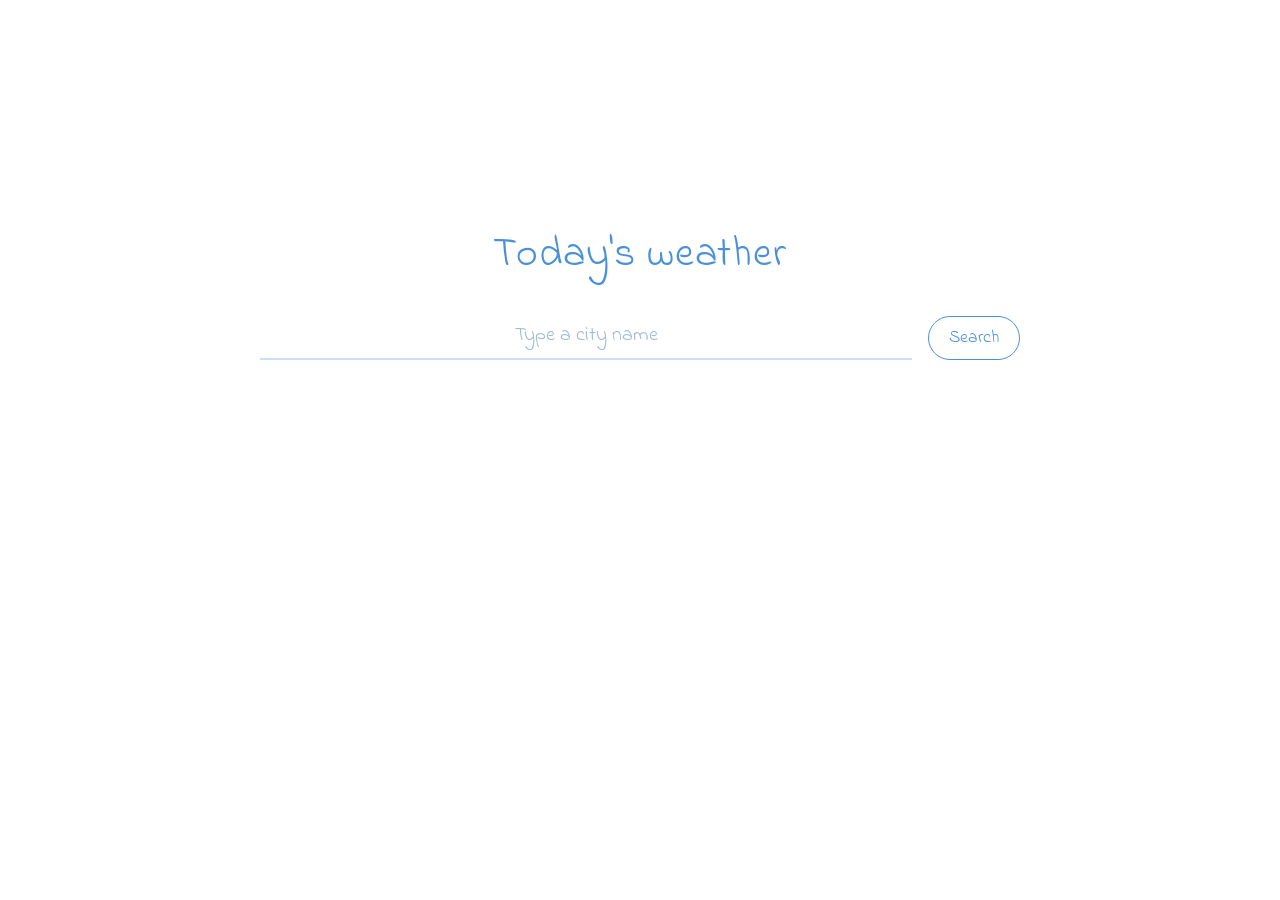
<file: index.html>
<!DOCTYPE html>
<html lang="en">
<head>
  <meta charset="UTF-8">
  <meta name="viewport" content="width=device-width, initial-scale=1.0">
  <title>Today's weather</title>
  <link rel="stylesheet" href="https://fonts.googleapis.com/css2?family=Indie+Flower&display=swap">
  <link rel="stylesheet" href="style.css">
</head>
<body>
  <main class="app">
    <h1>Today's weather</h1>
    <form class="search">
      <input type="text" placeholder="Type a city name" aria-label="City name">
      <button type="submit">Search</button>
    </form>
    <p class="message" id="message" role="status"></p>
    <section class="result" id="result" hidden>
      <div class="place">
        <h2 id="place"></h2>
        <p class="time" id="time"></p>
      </div>
      <p class="temp" id="temp"></p>
      <div class="visual">
        <img class="icon" id="icon" alt="" width="64" height="64">
        <p class="desc" id="desc"></p>
      </div>
      <ul class="details">
        <li><span>Feels like</span><b id="feels"></b></li>
        <li><span>Humidity</span><b id="humidity"></b></li>
        <li><span>Wind</span><b id="wind"></b></li>
      </ul>
    </section>
  </main>
  <script src="script.js"></script>
</body>
</html>
</file>
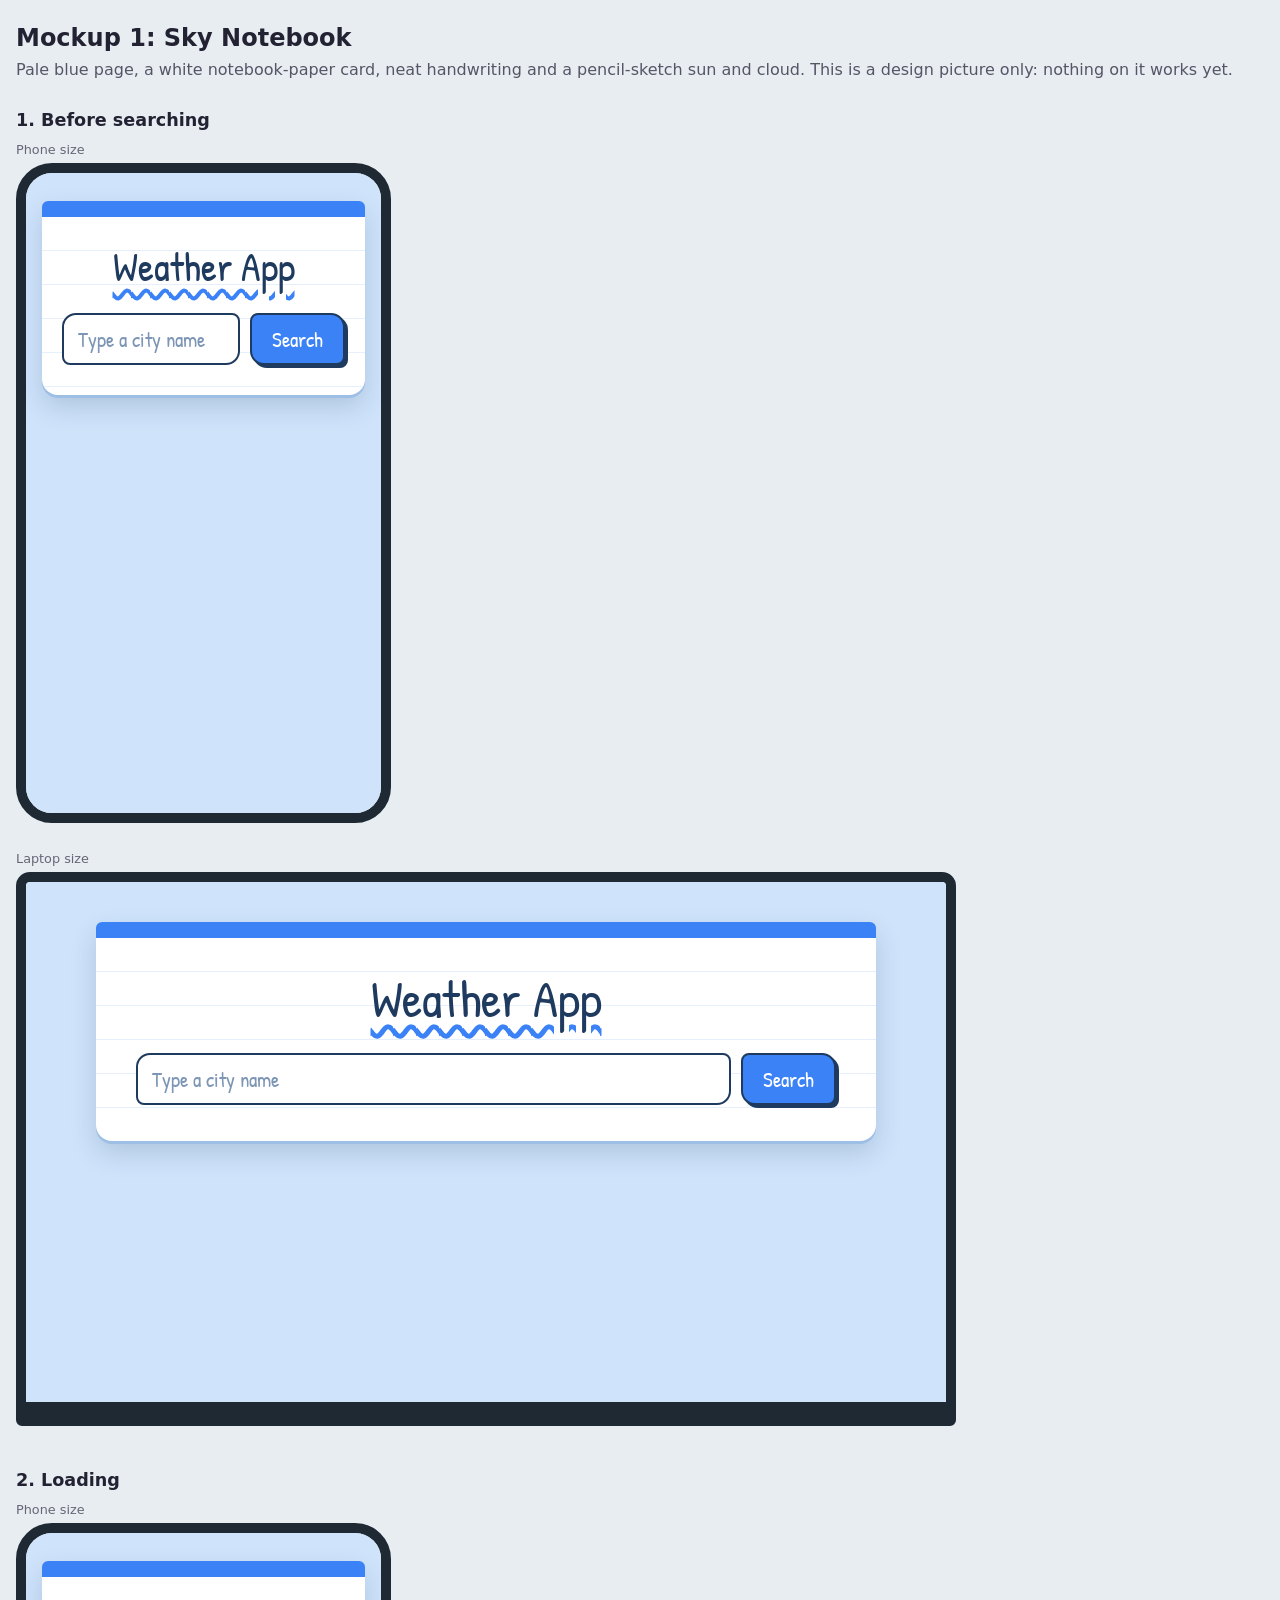
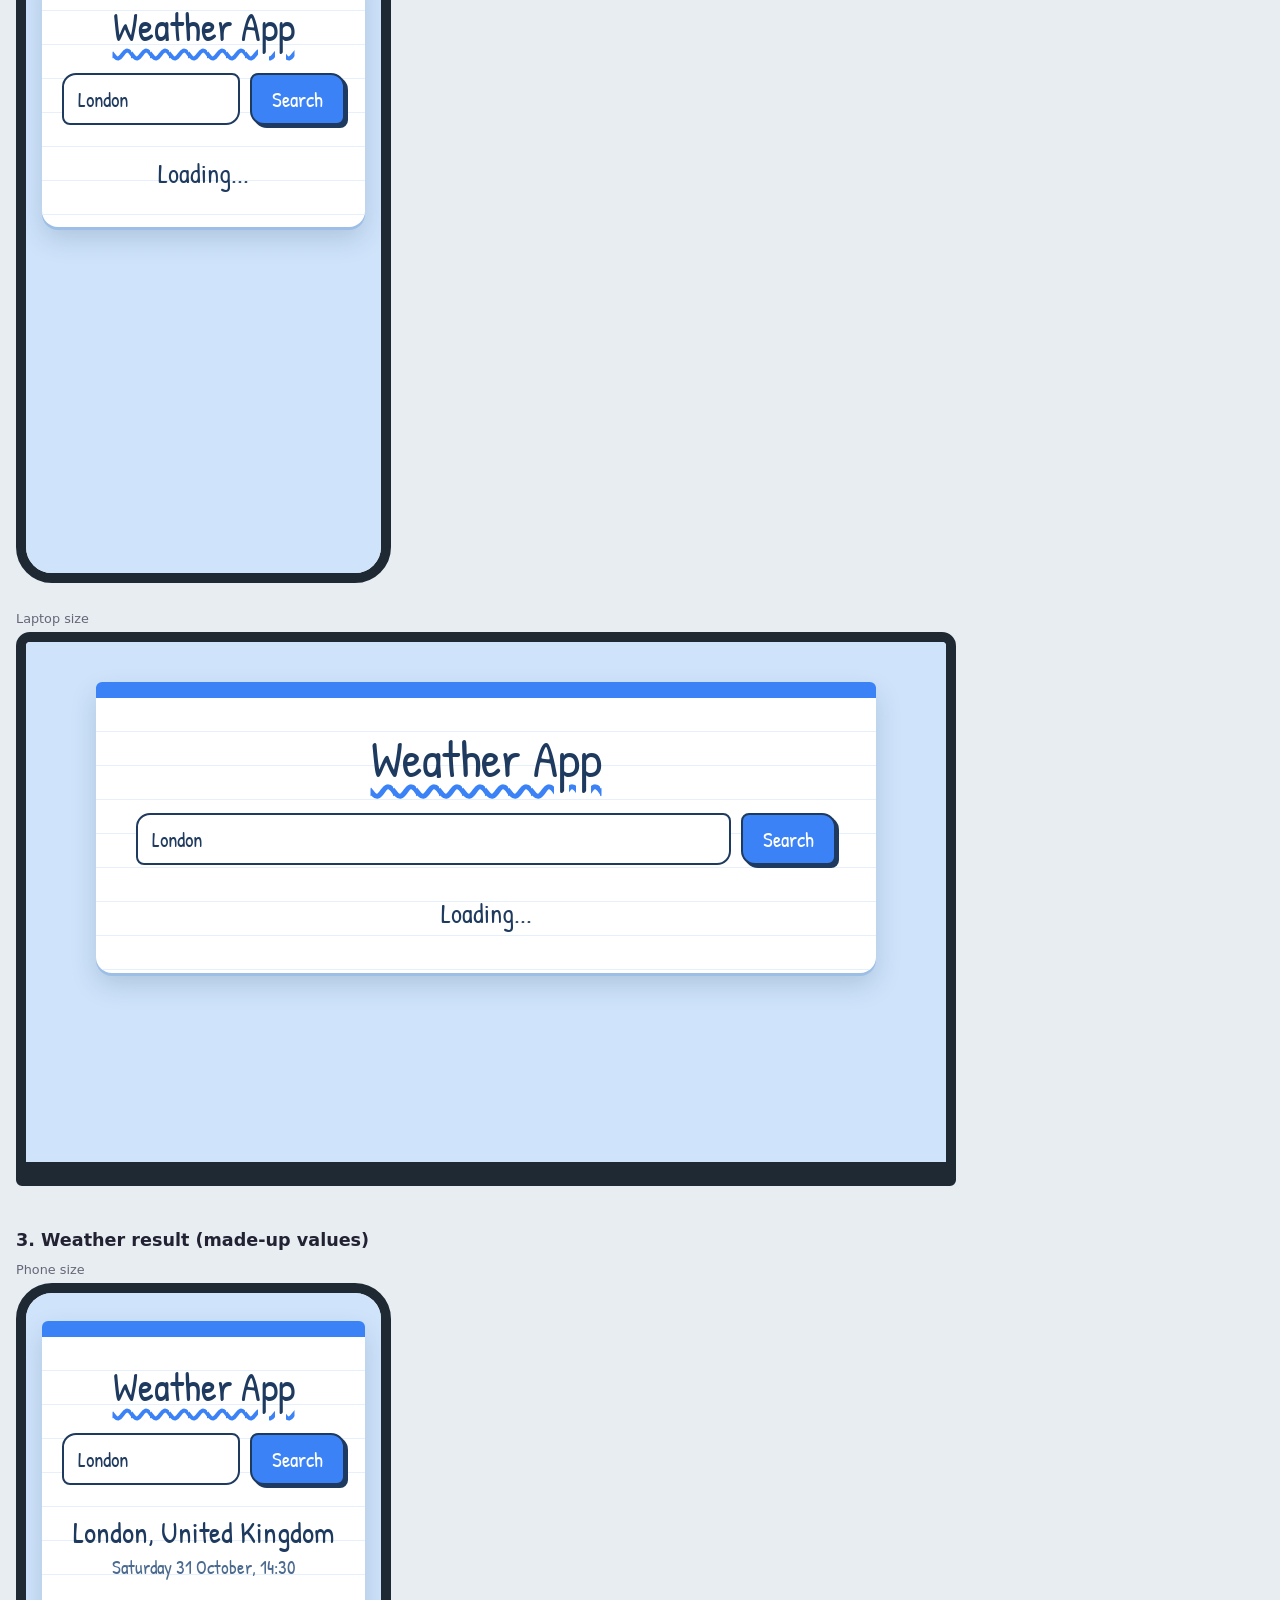
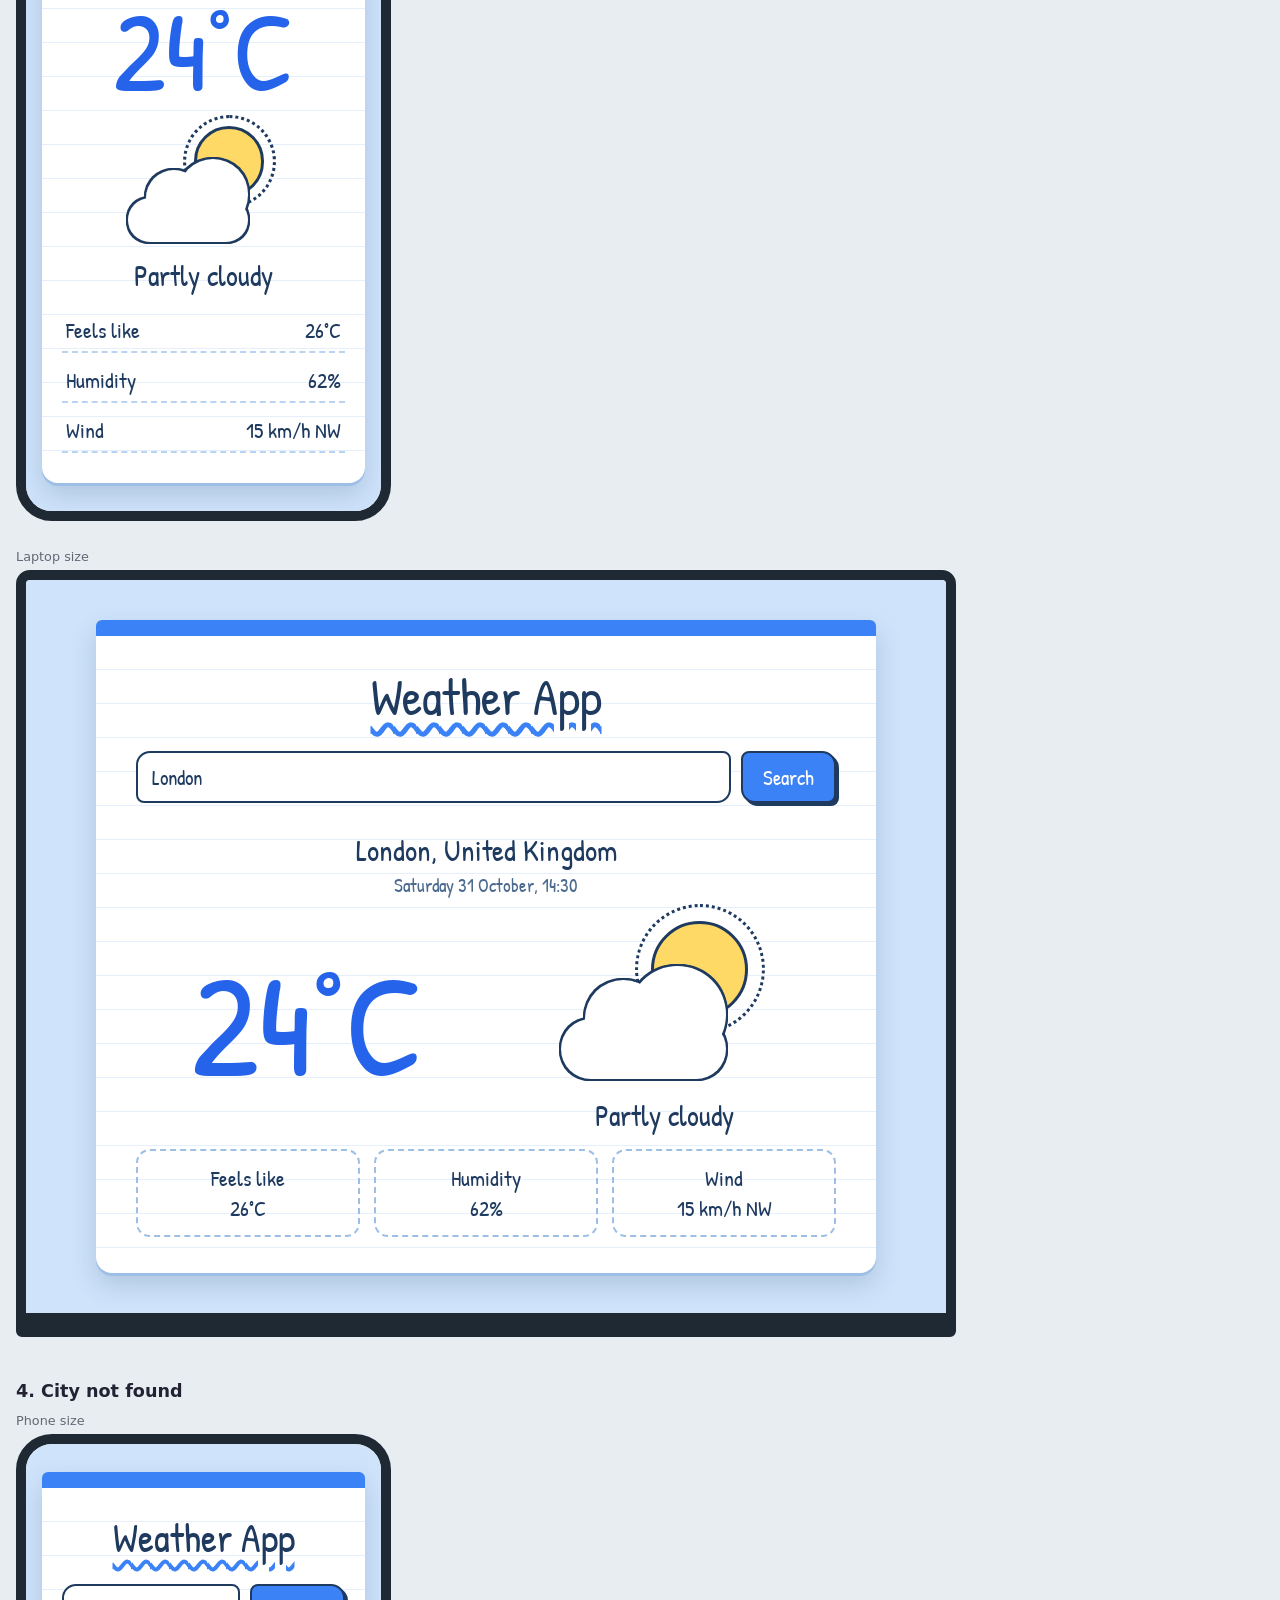
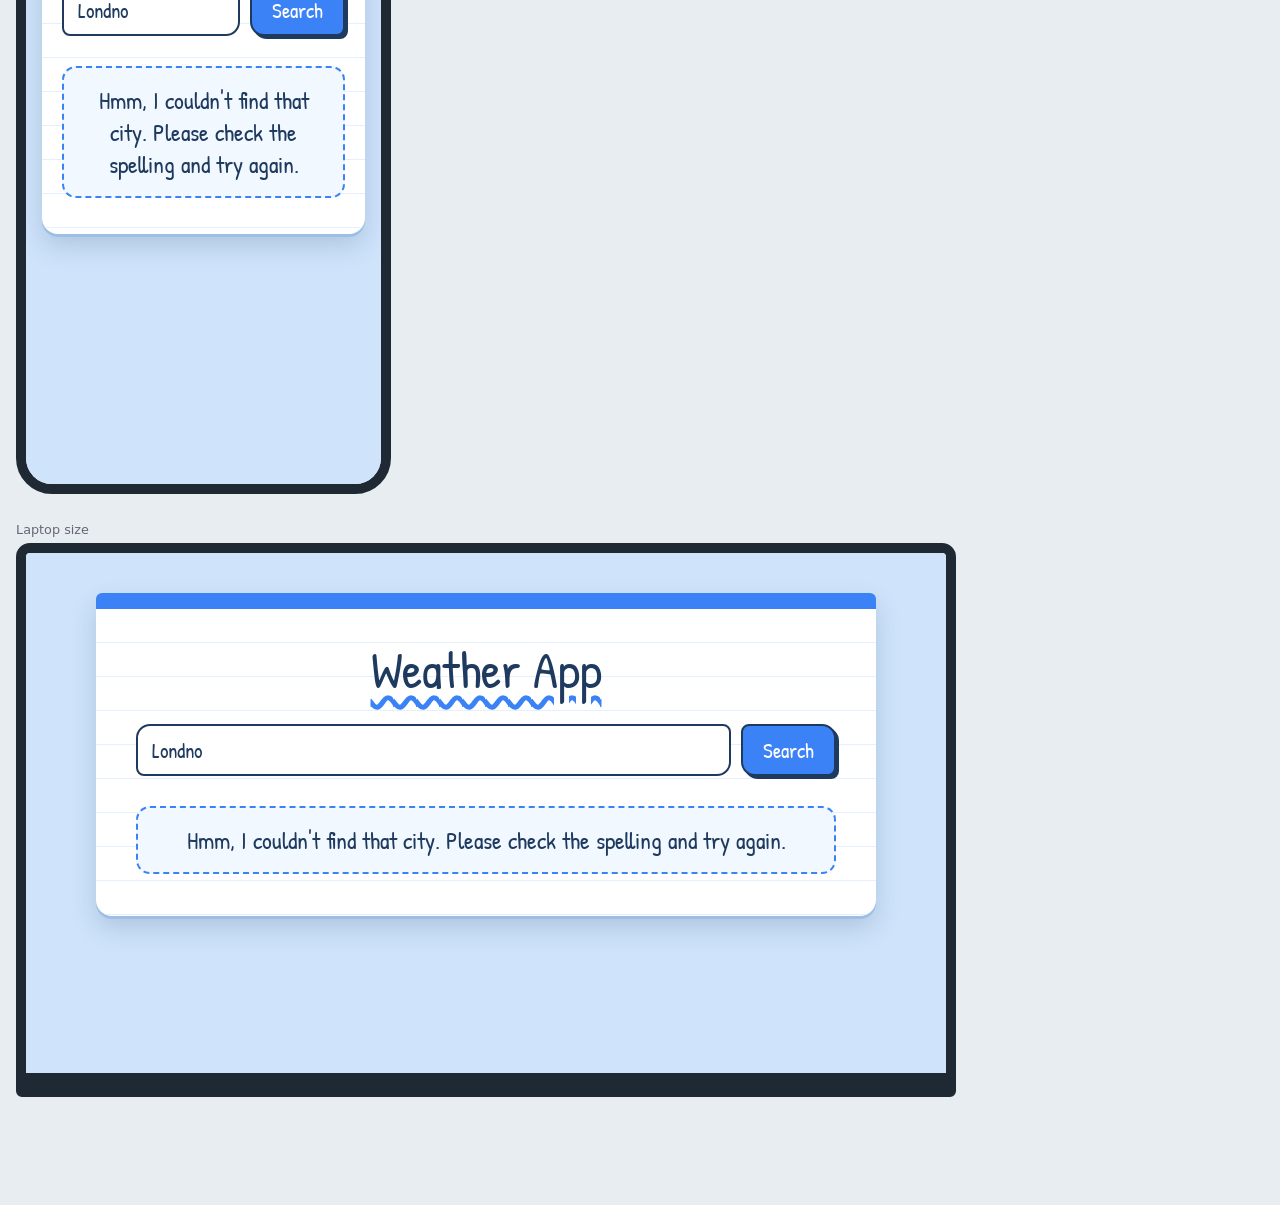
<file: mockups/1-sky-notebook.html>
<!DOCTYPE html>
<html lang="en">
<head>
<meta charset="UTF-8">
<meta name="viewport" content="width=device-width, initial-scale=1.0">
<title>Mockup 1: Sky Notebook</title>
<link rel="stylesheet" href="https://fonts.googleapis.com/css2?family=Patrick+Hand&display=swap">
<style>
*{box-sizing:border-box}
body{margin:0;padding:24px 16px 64px;background:#e8edf2;font-family:system-ui,-apple-system,Segoe UI,sans-serif;color:#223}
.intro,.state{max-width:1400px;margin:0 auto}
.intro{margin-bottom:28px}
.intro .vt{margin:0 0 6px;font-size:1.5rem}
.intro p{margin:0;color:#556;line-height:1.5}
.state{margin-bottom:44px}
.state .vt2{margin:0 0 12px;font-size:1.1rem}
.pair{display:flex;flex-wrap:wrap;gap:28px;align-items:flex-start}
.cap{margin:0 0 6px;font-size:.8rem;color:#667}
.phone{width:375px;max-width:100%;border:10px solid #1f2933;border-radius:36px;overflow:hidden}
.laptop{width:940px;max-width:100%;border:10px solid #1f2933;border-bottom-width:24px;border-radius:14px 14px 6px 6px;overflow:hidden}
.screen{container-type:inline-size;min-height:640px}
.laptop .screen{min-height:520px}
/* drawn weather picture (sun + cloud), made from CSS shapes */
.art{position:relative;width:10em;height:8em;margin:0 auto;font-size:16px}
.sun{position:absolute;display:block;width:4.4em;height:4.4em;top:.4em;right:1.2em;border-radius:50%}
.sun::before{content:"";position:absolute;inset:-.9em;border-radius:50%}
.cloud{position:absolute;display:block;left:.3em;bottom:.4em;width:7.5em;height:2.75em;border-radius:2.75em}
.cloud::before,.cloud::after{content:"";position:absolute;border-radius:50%;background:inherit}
.cloud::before{width:3.5em;height:3.5em;left:1.1em;top:-1.75em}
.cloud::after{width:4.4em;height:4.4em;left:3.1em;top:-2.4em}
.result{display:grid}
.place{grid-area:place}.temp{grid-area:temp}.visual{grid-area:visual}.details{grid-area:details}
.details{list-style:none;margin:0;padding:0}
.app h1,.app h2{font-weight:400}
@container (min-width:700px){.art{font-size:22px}}

.screen{background:#cfe4fb;padding:28px 16px;display:flex;align-items:flex-start;justify-content:center;
 font-family:'Patrick Hand','Segoe Print','Bradley Hand','Comic Sans MS',cursive;color:#1e3a5f}
.laptop .screen{padding:40px 32px}
.app{width:100%;max-width:560px;padding:22px 20px 30px;border-top:16px solid #3b82f6;border-radius:6px 6px 16px 16px;
 background:#fff repeating-linear-gradient(transparent 0 33px,#e6f0fc 33px 34px);box-shadow:0 3px 0 #9dbfe6,0 12px 26px rgba(30,58,95,.18)}
.app h1{margin:0 0 20px;text-align:center;font-size:2.5rem;text-decoration:underline wavy #3b82f6;text-underline-offset:8px}
.search{display:flex;gap:10px}
.search input{flex:1;min-width:0;font:inherit;font-size:1.3rem;padding:10px 14px;color:inherit;background:#fff;
 border:2px solid #1e3a5f;border-radius:14px 8px 14px 8px}
.search input::placeholder{color:#7d96b5}
.search button{font:inherit;font-size:1.3rem;padding:10px 20px;color:#fff;background:#3b82f6;border:2px solid #1e3a5f;
 border-radius:8px 14px 8px 14px;box-shadow:3px 3px 0 #1e3a5f}
.msg{margin:30px 0 6px;text-align:center;font-size:1.7rem}
.notfound{padding:16px;border:2px dashed #3b82f6;border-radius:14px;background:#f2f8ff;font-size:1.5rem}
.result{gap:14px;margin-top:26px;text-align:center;grid-template-areas:"place" "temp" "visual" "details"}
.place h2{margin:0;font-size:1.9rem}
.time{margin:2px 0 0;font-size:1.2rem;color:#4b6a8f}
.temp{margin:0;font-size:7rem;line-height:1;color:#2563eb}
.desc{margin:8px 0 0;font-size:1.8rem}
.details{display:grid;gap:6px}
.details li{display:flex;justify-content:space-between;padding:6px 4px;font-size:1.4rem;border-bottom:2px dashed #b9d3f2}
.details b{font-weight:400}
.sun{background:#ffd966;border:3px solid #1e3a5f;color:#1e3a5f}
.sun::before{border:3px dotted #1e3a5f}
.cloud{background:#fff;filter:drop-shadow(2px 0 0 #1e3a5f) drop-shadow(-2px 0 0 #1e3a5f) drop-shadow(0 2px 0 #1e3a5f) drop-shadow(0 -2px 0 #1e3a5f)}
@container (min-width:700px){
 .app{max-width:780px;padding:26px 40px 36px}
 .app h1{font-size:3.2rem}
 .result{grid-template-columns:1fr 1fr;align-items:center;grid-template-areas:"place place" "temp visual" "details details"}
 .temp{font-size:9rem}
 .details{grid-template-columns:repeat(3,1fr);gap:14px}
 .details li{flex-direction:column;align-items:center;padding:12px;border:2px dashed #9dbfe6;border-radius:14px}
}
</style>
</head>
<body>
<header class="intro"><h1 class="vt">Mockup 1: Sky Notebook</h1>
<p>Pale blue page, a white notebook-paper card, neat handwriting and a pencil-sketch sun and cloud. This is a design picture only: nothing on it works yet.</p></header>
<section class="state"><h2 class="vt2">1. Before searching</h2><div class="pair"><div><p class="cap">Phone size</p><div class="phone"><div class="screen"><div class="app"><h1>Weather App</h1><div class="search"><input type="text" placeholder="Type a city name" value="" aria-label="City name"><button type="button">Search</button></div></div></div></div></div><div><p class="cap">Laptop size</p><div class="laptop"><div class="screen"><div class="app"><h1>Weather App</h1><div class="search"><input type="text" placeholder="Type a city name" value="" aria-label="City name"><button type="button">Search</button></div></div></div></div></div></div></section><section class="state"><h2 class="vt2">2. Loading</h2><div class="pair"><div><p class="cap">Phone size</p><div class="phone"><div class="screen"><div class="app"><h1>Weather App</h1><div class="search"><input type="text" placeholder="Type a city name" value="London" aria-label="City name"><button type="button">Search</button></div><p class="msg">Loading...</p></div></div></div></div><div><p class="cap">Laptop size</p><div class="laptop"><div class="screen"><div class="app"><h1>Weather App</h1><div class="search"><input type="text" placeholder="Type a city name" value="London" aria-label="City name"><button type="button">Search</button></div><p class="msg">Loading...</p></div></div></div></div></div></section><section class="state"><h2 class="vt2">3. Weather result (made-up values)</h2><div class="pair"><div><p class="cap">Phone size</p><div class="phone"><div class="screen"><div class="app"><h1>Weather App</h1><div class="search"><input type="text" placeholder="Type a city name" value="London" aria-label="City name"><button type="button">Search</button></div><section class="result"><div class="place"><h2>London, United Kingdom</h2><p class="time">Saturday 31 October, 14:30</p></div><p class="temp">24&deg;C</p><div class="visual"><div class="art" aria-hidden="true"><i class="sun"></i><i class="cloud"></i></div><p class="desc">Partly cloudy</p></div><ul class="details"><li><span>Feels like</span><b>26&deg;C</b></li><li><span>Humidity</span><b>62%</b></li><li><span>Wind</span><b>15 km/h NW</b></li></ul></section></div></div></div></div><div><p class="cap">Laptop size</p><div class="laptop"><div class="screen"><div class="app"><h1>Weather App</h1><div class="search"><input type="text" placeholder="Type a city name" value="London" aria-label="City name"><button type="button">Search</button></div><section class="result"><div class="place"><h2>London, United Kingdom</h2><p class="time">Saturday 31 October, 14:30</p></div><p class="temp">24&deg;C</p><div class="visual"><div class="art" aria-hidden="true"><i class="sun"></i><i class="cloud"></i></div><p class="desc">Partly cloudy</p></div><ul class="details"><li><span>Feels like</span><b>26&deg;C</b></li><li><span>Humidity</span><b>62%</b></li><li><span>Wind</span><b>15 km/h NW</b></li></ul></section></div></div></div></div></div></section><section class="state"><h2 class="vt2">4. City not found</h2><div class="pair"><div><p class="cap">Phone size</p><div class="phone"><div class="screen"><div class="app"><h1>Weather App</h1><div class="search"><input type="text" placeholder="Type a city name" value="Londno" aria-label="City name"><button type="button">Search</button></div><p class="msg notfound">Hmm, I couldn't find that city. Please check the spelling and try again.</p></div></div></div></div><div><p class="cap">Laptop size</p><div class="laptop"><div class="screen"><div class="app"><h1>Weather App</h1><div class="search"><input type="text" placeholder="Type a city name" value="Londno" aria-label="City name"><button type="button">Search</button></div><p class="msg notfound">Hmm, I couldn't find that city. Please check the spelling and try again.</p></div></div></div></div></div></section>
</body>
</html>
</file>
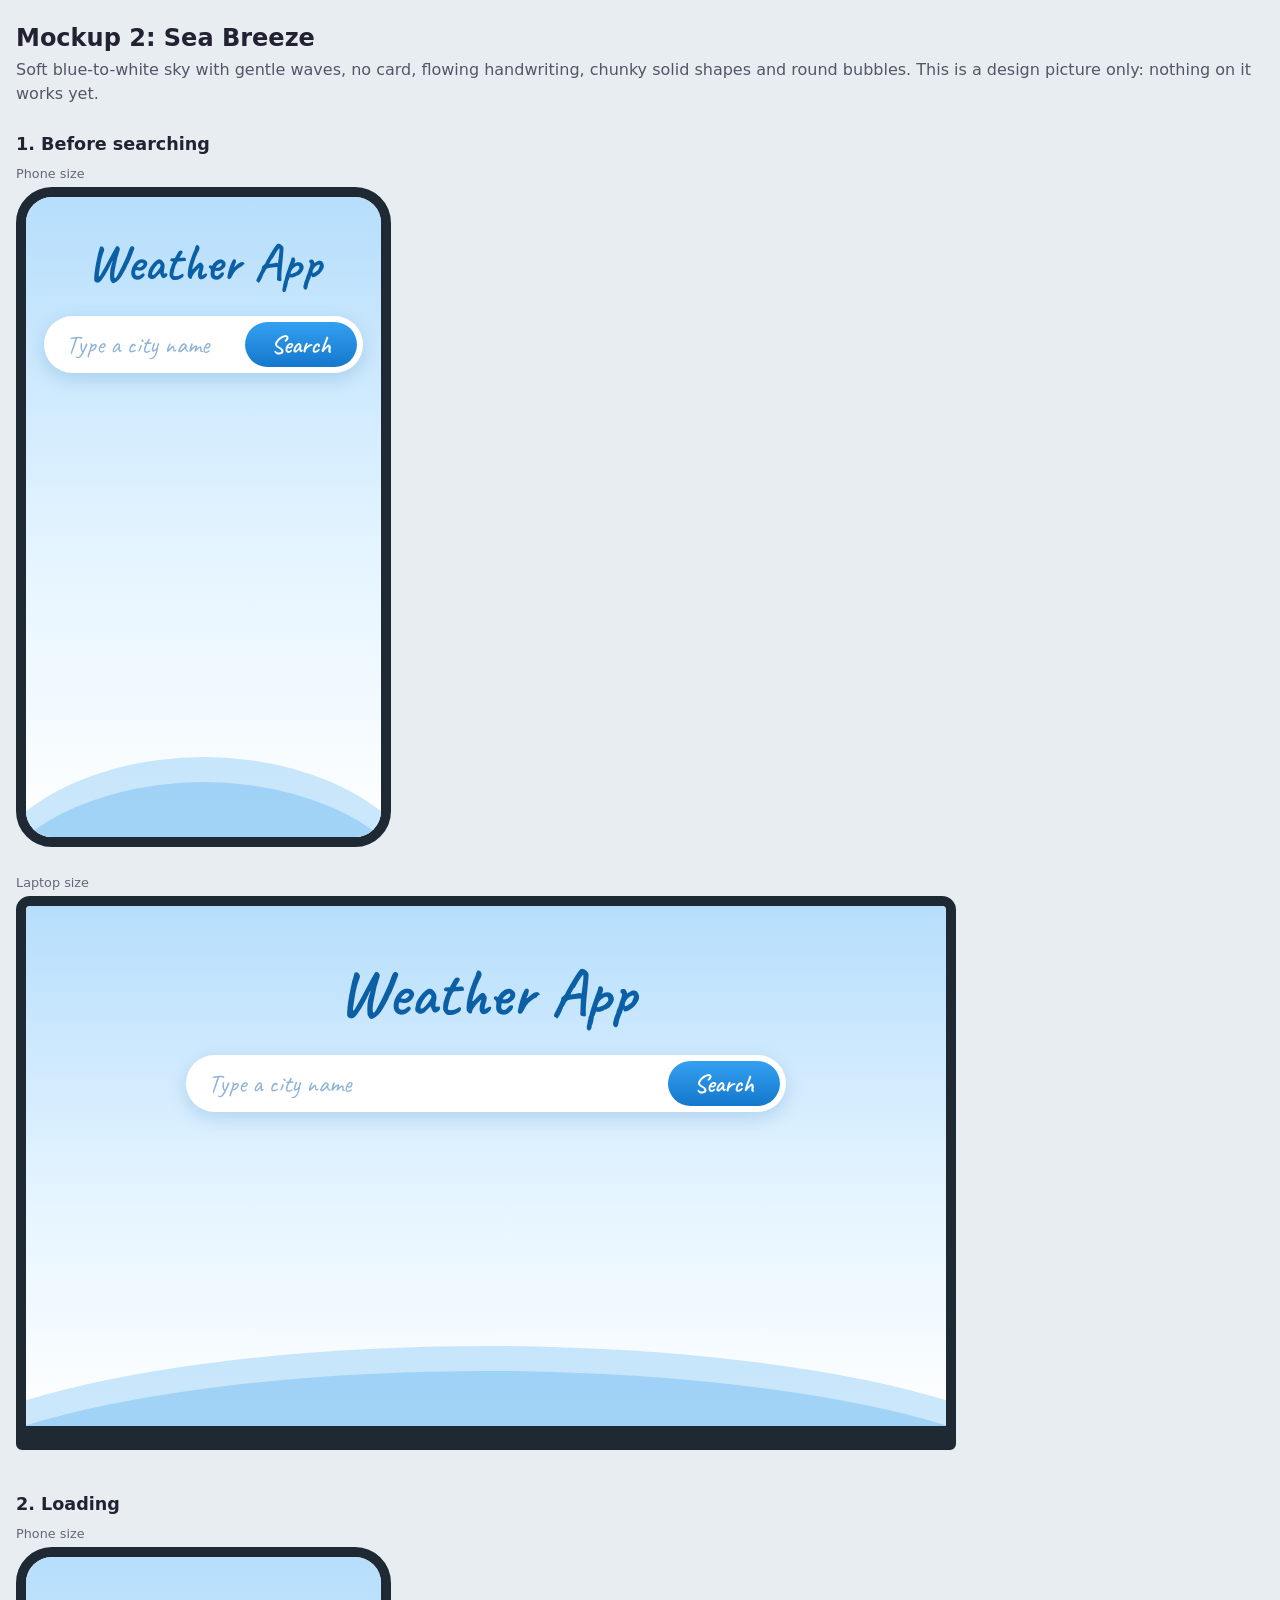
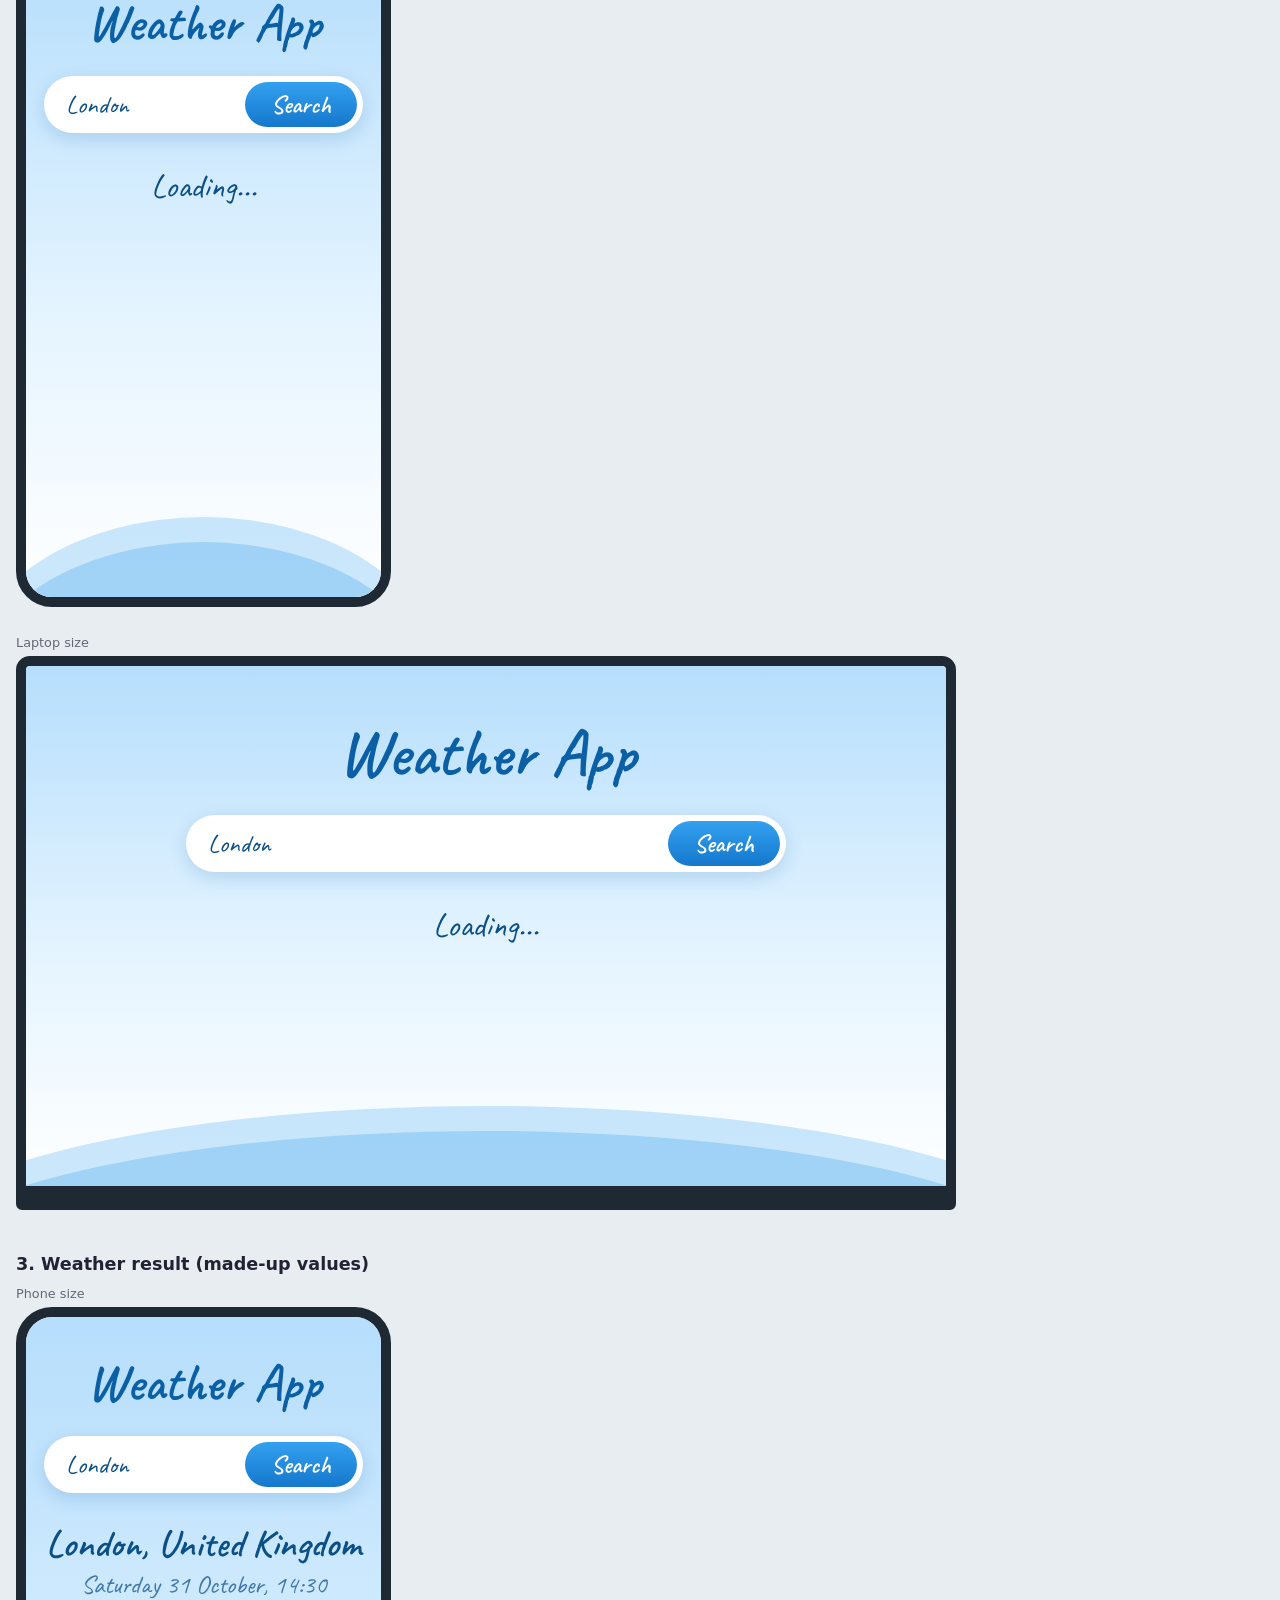
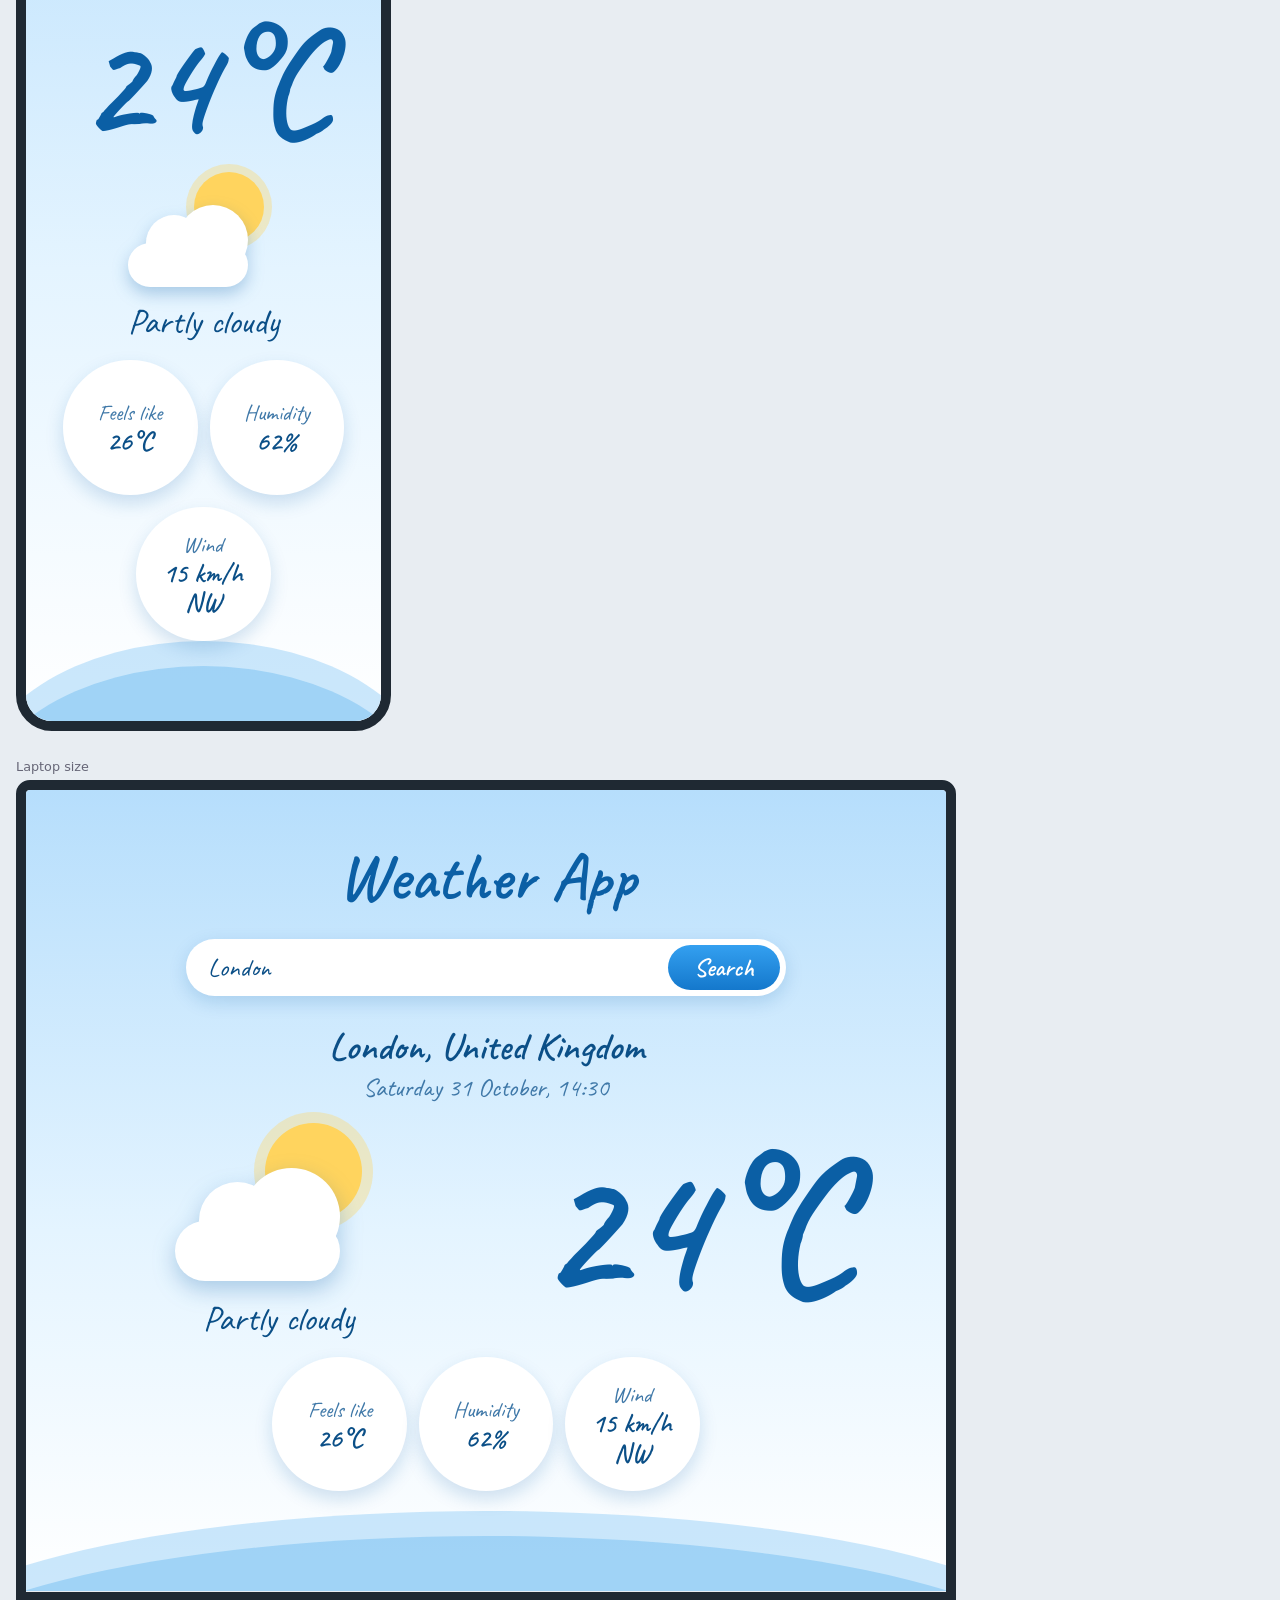
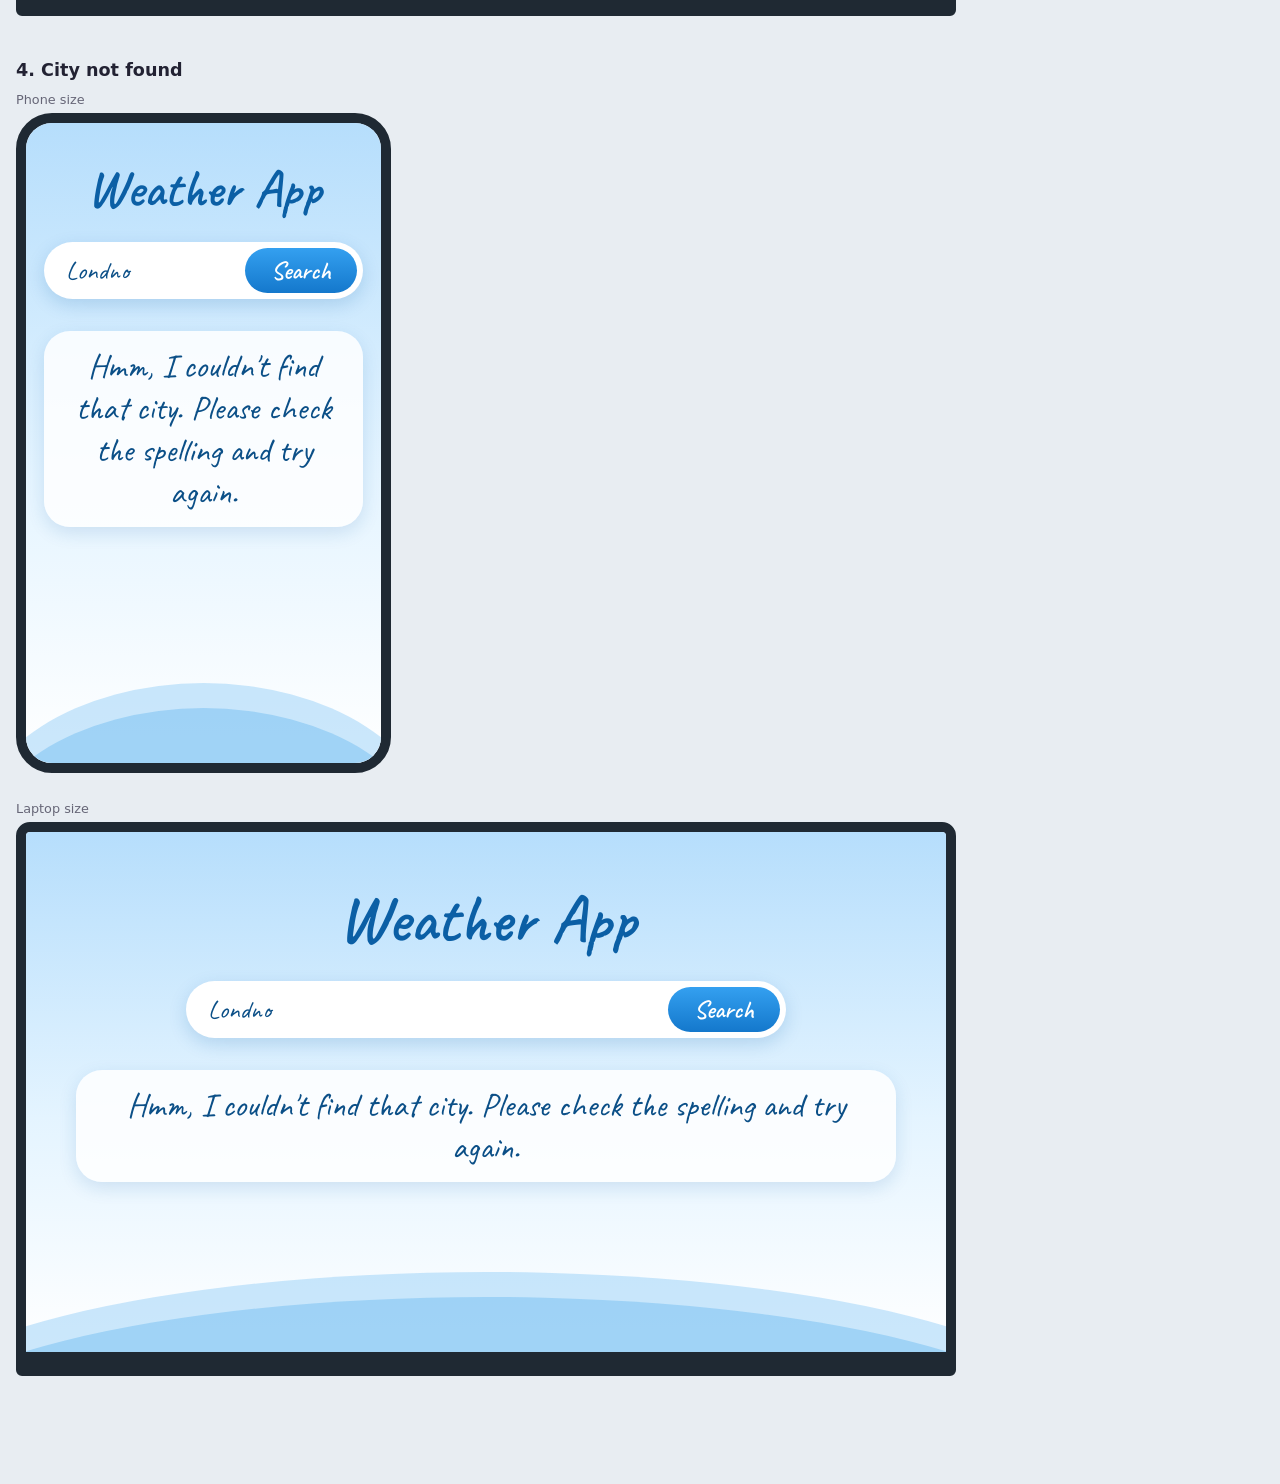
<file: mockups/2-sea-breeze.html>
<!DOCTYPE html>
<html lang="en">
<head>
<meta charset="UTF-8">
<meta name="viewport" content="width=device-width, initial-scale=1.0">
<title>Mockup 2: Sea Breeze</title>
<link rel="stylesheet" href="https://fonts.googleapis.com/css2?family=Caveat:wght@400;600&display=swap">
<style>
*{box-sizing:border-box}
body{margin:0;padding:24px 16px 64px;background:#e8edf2;font-family:system-ui,-apple-system,Segoe UI,sans-serif;color:#223}
.intro,.state{max-width:1400px;margin:0 auto}
.intro{margin-bottom:28px}
.intro .vt{margin:0 0 6px;font-size:1.5rem}
.intro p{margin:0;color:#556;line-height:1.5}
.state{margin-bottom:44px}
.state .vt2{margin:0 0 12px;font-size:1.1rem}
.pair{display:flex;flex-wrap:wrap;gap:28px;align-items:flex-start}
.cap{margin:0 0 6px;font-size:.8rem;color:#667}
.phone{width:375px;max-width:100%;border:10px solid #1f2933;border-radius:36px;overflow:hidden}
.laptop{width:940px;max-width:100%;border:10px solid #1f2933;border-bottom-width:24px;border-radius:14px 14px 6px 6px;overflow:hidden}
.screen{container-type:inline-size;min-height:640px}
.laptop .screen{min-height:520px}
/* drawn weather picture (sun + cloud), made from CSS shapes */
.art{position:relative;width:10em;height:8em;margin:0 auto;font-size:16px}
.sun{position:absolute;display:block;width:4.4em;height:4.4em;top:.4em;right:1.2em;border-radius:50%}
.sun::before{content:"";position:absolute;inset:-.9em;border-radius:50%}
.cloud{position:absolute;display:block;left:.3em;bottom:.4em;width:7.5em;height:2.75em;border-radius:2.75em}
.cloud::before,.cloud::after{content:"";position:absolute;border-radius:50%;background:inherit}
.cloud::before{width:3.5em;height:3.5em;left:1.1em;top:-1.75em}
.cloud::after{width:4.4em;height:4.4em;left:3.1em;top:-2.4em}
.result{display:grid}
.place{grid-area:place}.temp{grid-area:temp}.visual{grid-area:visual}.details{grid-area:details}
.details{list-style:none;margin:0;padding:0}
.app h1,.app h2{font-weight:400}
@container (min-width:700px){.art{font-size:22px}}

.screen{position:relative;overflow:hidden;padding:32px 18px 80px;display:flex;justify-content:center;align-items:flex-start;
 background:linear-gradient(180deg,#b6defc 0%,#e4f4ff 55%,#ffffff 100%);
 font-family:'Caveat','Segoe Script','Bradley Hand','Comic Sans MS',cursive;color:#0b4f87}
.screen::before,.screen::after{content:"";position:absolute;left:-15%;right:-15%;border-radius:50% 50% 0 0/100% 100% 0 0}
.screen::before{bottom:-70px;height:150px;background:#8ccbf5;opacity:.45}
.screen::after{bottom:-95px;height:150px;background:#5fb4ee;opacity:.4}
.laptop .screen{padding:44px 32px 100px}
.app{position:relative;z-index:1;width:100%;max-width:560px}
.app h1{margin:0 0 20px;text-align:center;font-size:3.3rem;font-weight:600;color:#0b5fa5}
.search{display:flex;gap:10px;padding:6px;border-radius:999px;background:#fff;box-shadow:0 6px 18px rgba(11,95,165,.18)}
.search input{flex:1;min-width:0;font:inherit;font-size:1.6rem;padding:6px 16px;color:inherit;background:transparent;border:0;outline:0}
.search input::placeholder{color:#8fb4d6}
.search button{font:inherit;font-size:1.6rem;font-weight:600;padding:4px 26px;color:#fff;border:0;border-radius:999px;
 background:linear-gradient(180deg,#34a0f0,#1478cc)}
.msg{margin:32px 0 6px;text-align:center;font-size:2.1rem}
.notfound{padding:14px 22px;border-radius:26px;background:rgba(255,255,255,.85);box-shadow:0 6px 18px rgba(11,95,165,.14)}
.result{gap:10px;margin-top:26px;text-align:center;grid-template-areas:"place" "temp" "visual" "details"}
.place h2{margin:0;font-size:2.4rem;font-weight:600}
.time{margin:0;font-size:1.6rem;color:#3f78a8}
.temp{margin:0;font-size:9.5rem;line-height:.95;font-weight:600;color:#0b5fa5}
.desc{margin:6px 0 0;font-size:2.2rem}
.details{display:flex;flex-wrap:wrap;justify-content:center;gap:12px;margin-top:6px}
.details li{width:8.4rem;height:8.4rem;border-radius:50%;background:#fff;box-shadow:0 8px 18px rgba(11,95,165,.18);
 display:flex;flex-direction:column;align-items:center;justify-content:center;text-align:center;padding:8px}
.details span{font-size:1.4rem;color:#3f78a8}
.details b{font-size:1.7rem;font-weight:600;line-height:1.1}
.sun{background:#ffd45e;box-shadow:0 0 0 .5em rgba(255,212,94,.35)}
.sun::before{display:none}
.cloud{background:#fff;filter:drop-shadow(0 .45em .5em rgba(11,95,165,.28))}
@container (min-width:700px){
 .app{max-width:820px}
 .app h1{font-size:4.2rem}
 .search{max-width:600px;margin:0 auto}
 .result{grid-template-columns:1fr 1fr;align-items:center;grid-template-areas:"place place" "visual temp" "details details"}
 .temp{font-size:12rem}
}
</style>
</head>
<body>
<header class="intro"><h1 class="vt">Mockup 2: Sea Breeze</h1>
<p>Soft blue-to-white sky with gentle waves, no card, flowing handwriting, chunky solid shapes and round bubbles. This is a design picture only: nothing on it works yet.</p></header>
<section class="state"><h2 class="vt2">1. Before searching</h2><div class="pair"><div><p class="cap">Phone size</p><div class="phone"><div class="screen"><div class="app"><h1>Weather App</h1><div class="search"><input type="text" placeholder="Type a city name" value="" aria-label="City name"><button type="button">Search</button></div></div></div></div></div><div><p class="cap">Laptop size</p><div class="laptop"><div class="screen"><div class="app"><h1>Weather App</h1><div class="search"><input type="text" placeholder="Type a city name" value="" aria-label="City name"><button type="button">Search</button></div></div></div></div></div></div></section><section class="state"><h2 class="vt2">2. Loading</h2><div class="pair"><div><p class="cap">Phone size</p><div class="phone"><div class="screen"><div class="app"><h1>Weather App</h1><div class="search"><input type="text" placeholder="Type a city name" value="London" aria-label="City name"><button type="button">Search</button></div><p class="msg">Loading...</p></div></div></div></div><div><p class="cap">Laptop size</p><div class="laptop"><div class="screen"><div class="app"><h1>Weather App</h1><div class="search"><input type="text" placeholder="Type a city name" value="London" aria-label="City name"><button type="button">Search</button></div><p class="msg">Loading...</p></div></div></div></div></div></section><section class="state"><h2 class="vt2">3. Weather result (made-up values)</h2><div class="pair"><div><p class="cap">Phone size</p><div class="phone"><div class="screen"><div class="app"><h1>Weather App</h1><div class="search"><input type="text" placeholder="Type a city name" value="London" aria-label="City name"><button type="button">Search</button></div><section class="result"><div class="place"><h2>London, United Kingdom</h2><p class="time">Saturday 31 October, 14:30</p></div><p class="temp">24&deg;C</p><div class="visual"><div class="art" aria-hidden="true"><i class="sun"></i><i class="cloud"></i></div><p class="desc">Partly cloudy</p></div><ul class="details"><li><span>Feels like</span><b>26&deg;C</b></li><li><span>Humidity</span><b>62%</b></li><li><span>Wind</span><b>15 km/h NW</b></li></ul></section></div></div></div></div><div><p class="cap">Laptop size</p><div class="laptop"><div class="screen"><div class="app"><h1>Weather App</h1><div class="search"><input type="text" placeholder="Type a city name" value="London" aria-label="City name"><button type="button">Search</button></div><section class="result"><div class="place"><h2>London, United Kingdom</h2><p class="time">Saturday 31 October, 14:30</p></div><p class="temp">24&deg;C</p><div class="visual"><div class="art" aria-hidden="true"><i class="sun"></i><i class="cloud"></i></div><p class="desc">Partly cloudy</p></div><ul class="details"><li><span>Feels like</span><b>26&deg;C</b></li><li><span>Humidity</span><b>62%</b></li><li><span>Wind</span><b>15 km/h NW</b></li></ul></section></div></div></div></div></div></section><section class="state"><h2 class="vt2">4. City not found</h2><div class="pair"><div><p class="cap">Phone size</p><div class="phone"><div class="screen"><div class="app"><h1>Weather App</h1><div class="search"><input type="text" placeholder="Type a city name" value="Londno" aria-label="City name"><button type="button">Search</button></div><p class="msg notfound">Hmm, I couldn't find that city. Please check the spelling and try again.</p></div></div></div></div><div><p class="cap">Laptop size</p><div class="laptop"><div class="screen"><div class="app"><h1>Weather App</h1><div class="search"><input type="text" placeholder="Type a city name" value="Londno" aria-label="City name"><button type="button">Search</button></div><p class="msg notfound">Hmm, I couldn't find that city. Please check the spelling and try again.</p></div></div></div></div></div></section>
</body>
</html>
</file>
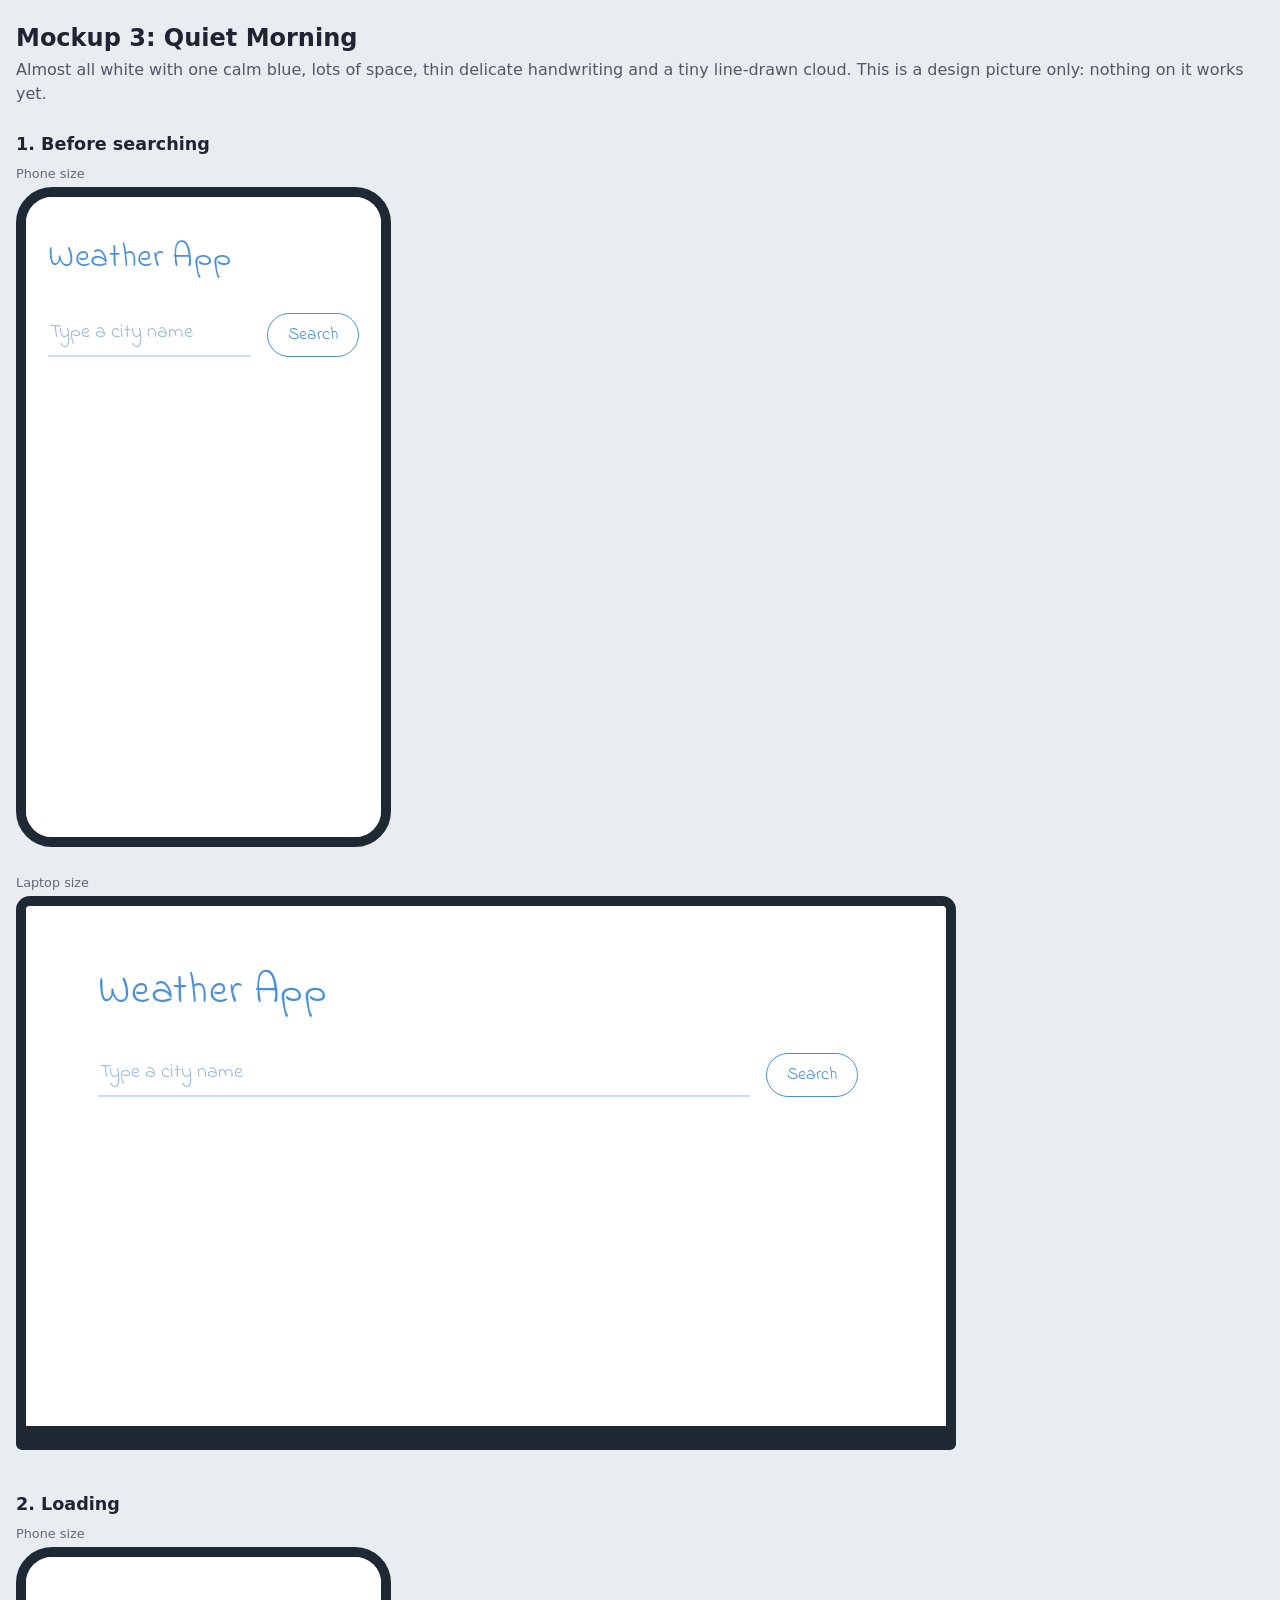
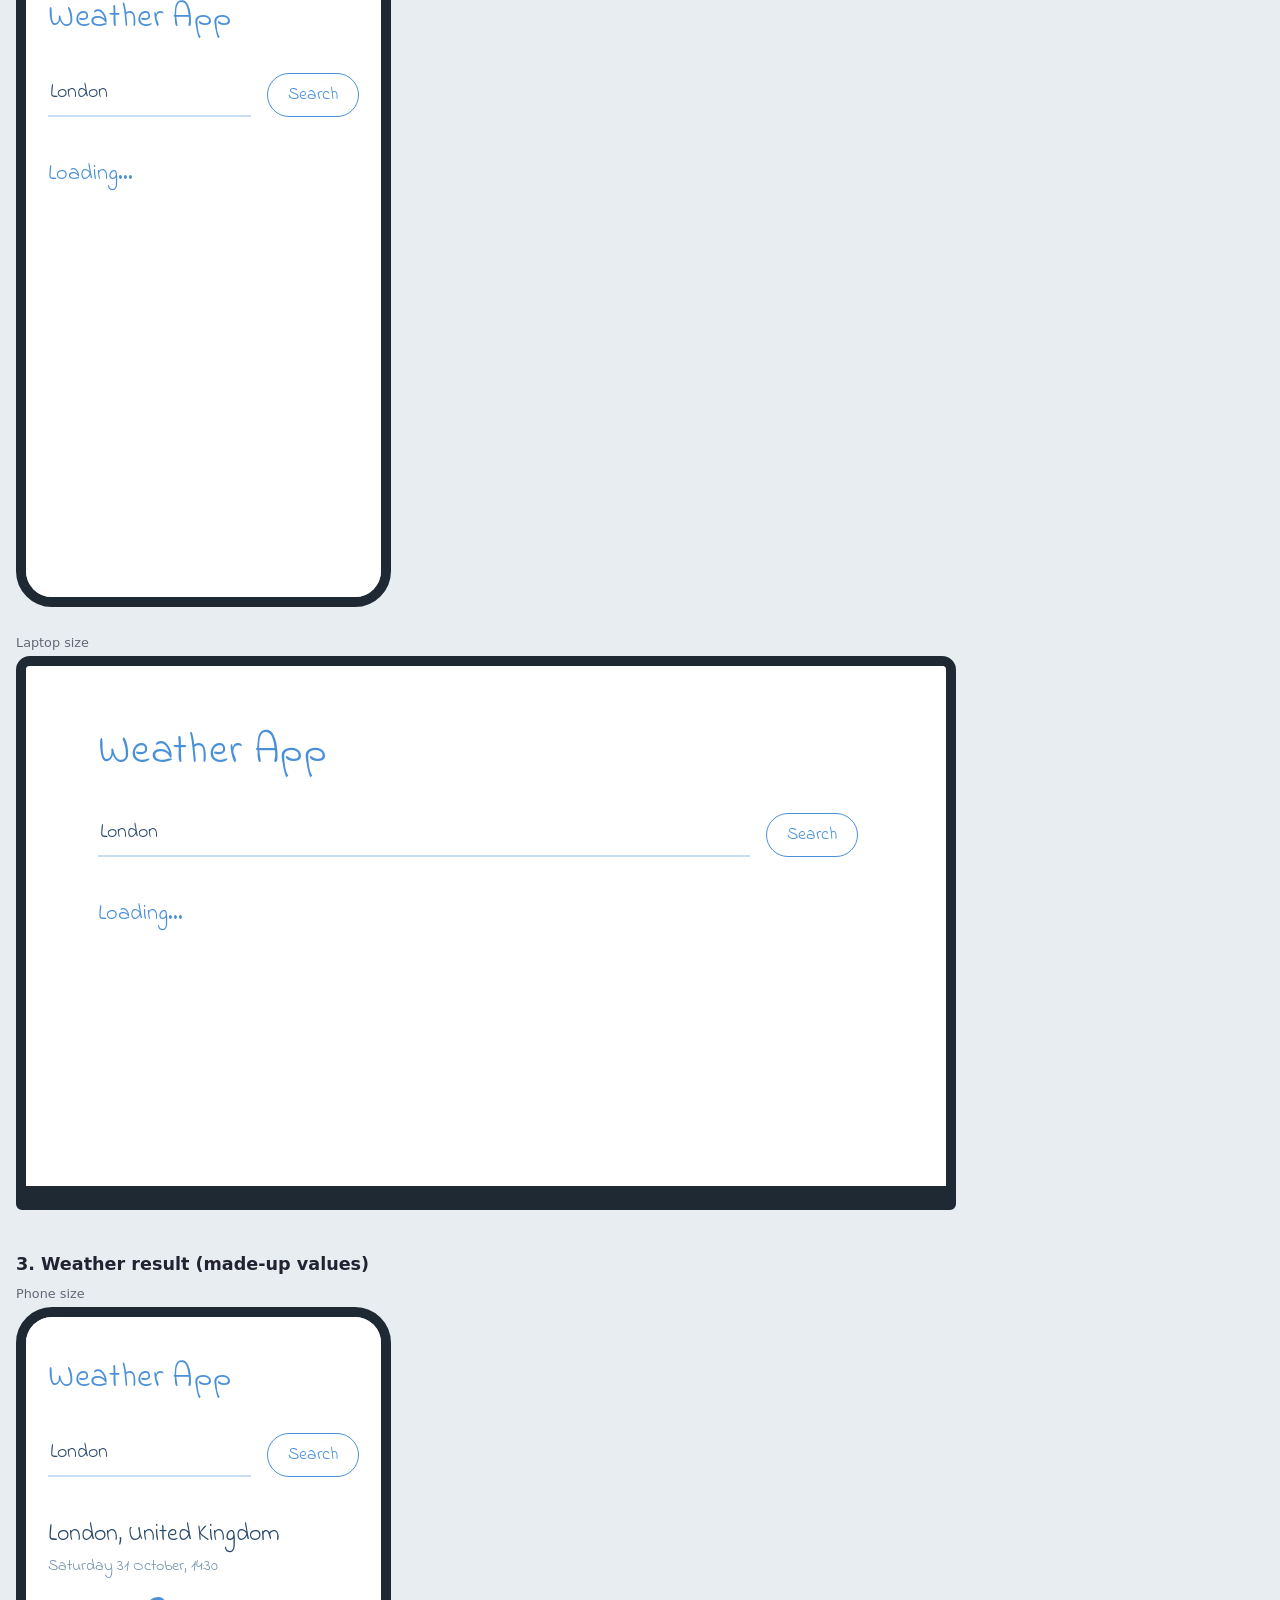
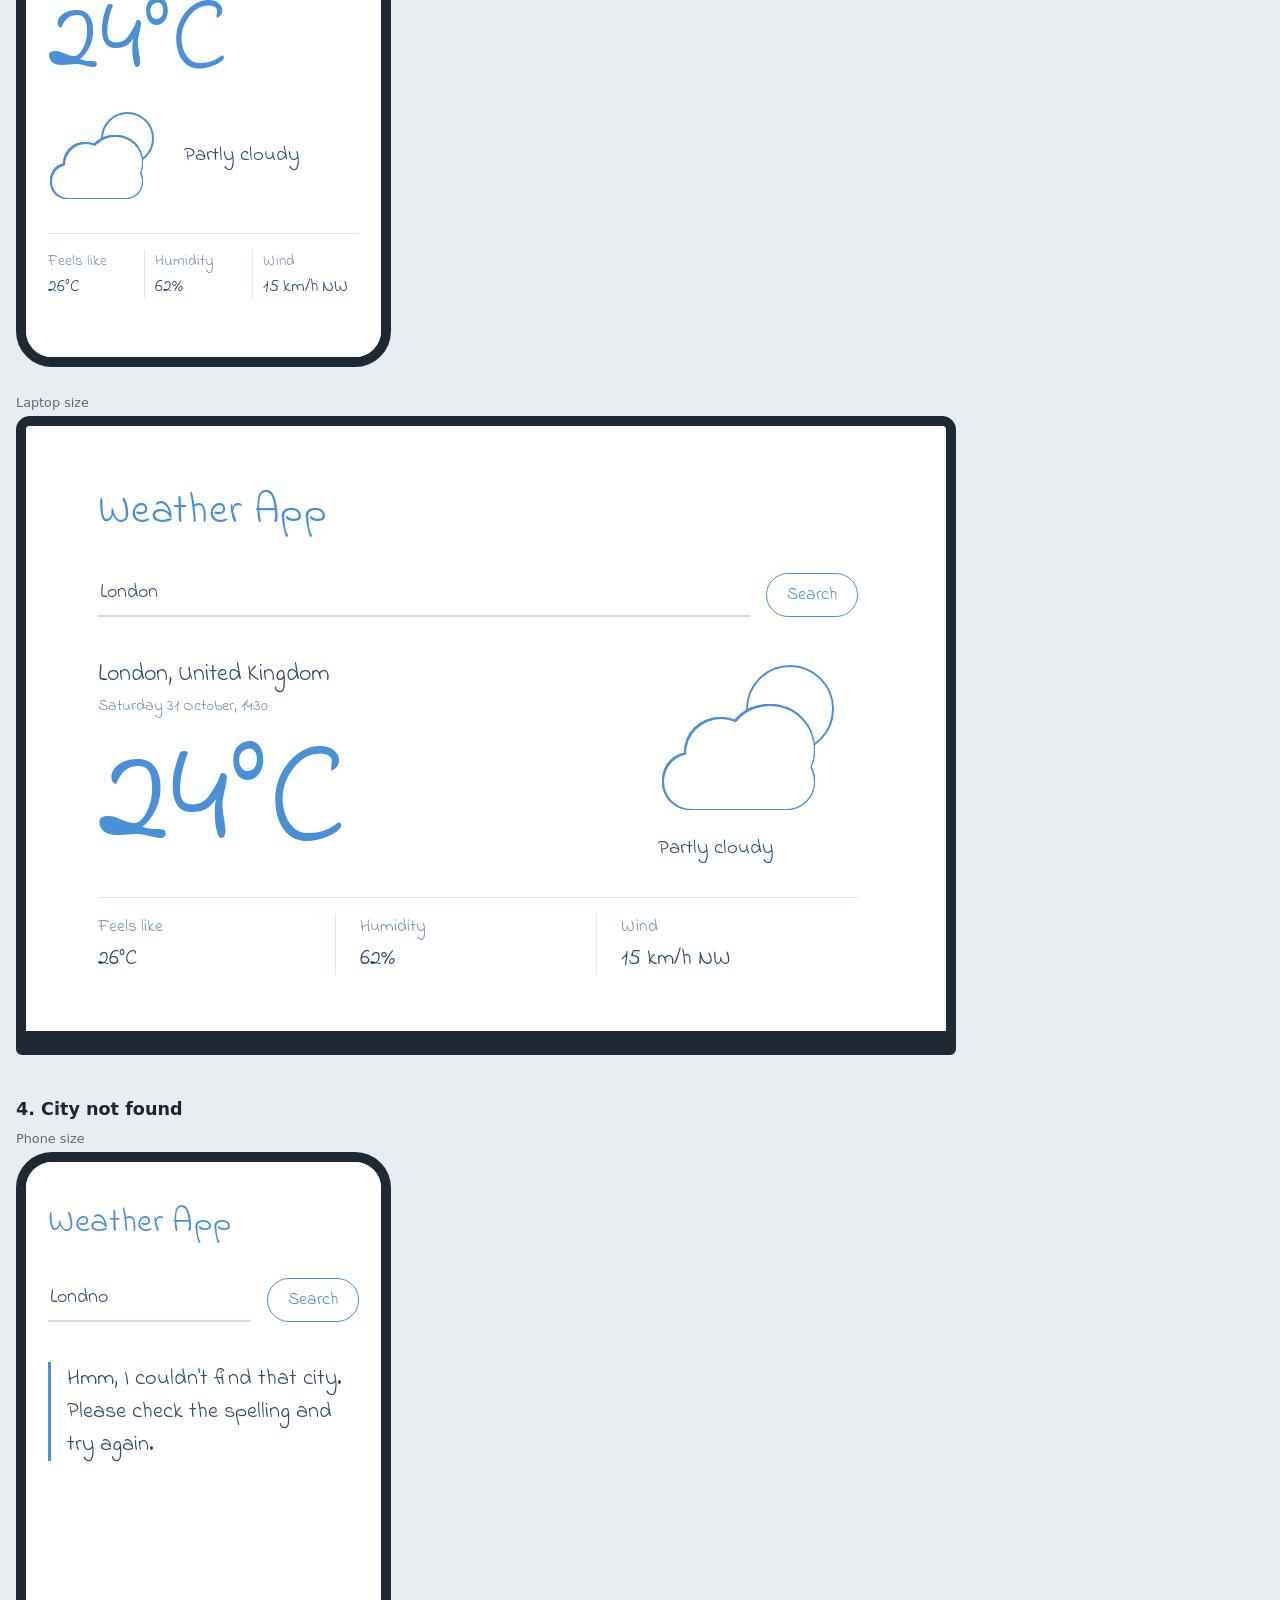
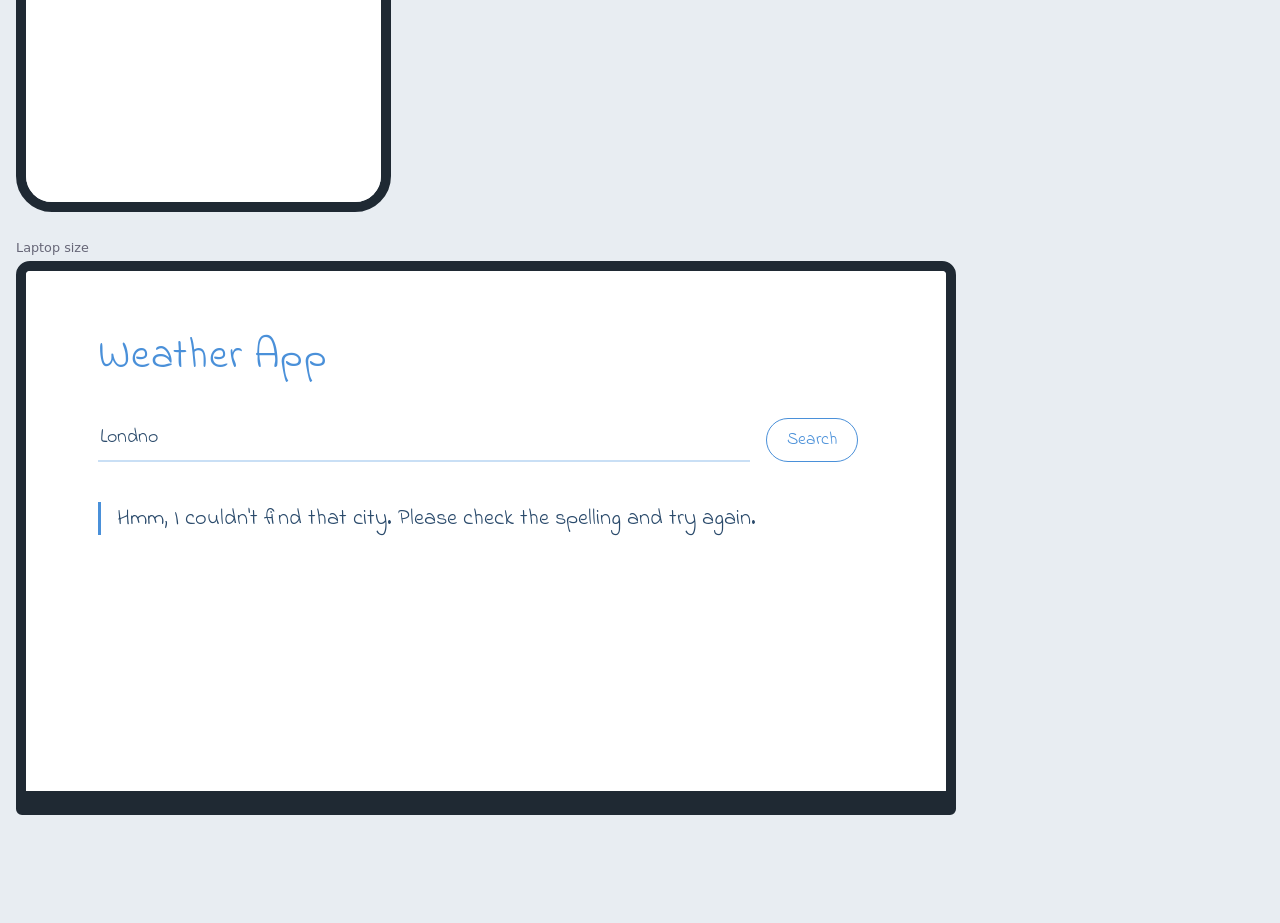
<file: mockups/3-quiet-morning.html>
<!DOCTYPE html>
<html lang="en">
<head>
<meta charset="UTF-8">
<meta name="viewport" content="width=device-width, initial-scale=1.0">
<title>Mockup 3: Quiet Morning</title>
<link rel="stylesheet" href="https://fonts.googleapis.com/css2?family=Indie+Flower&display=swap">
<style>
*{box-sizing:border-box}
body{margin:0;padding:24px 16px 64px;background:#e8edf2;font-family:system-ui,-apple-system,Segoe UI,sans-serif;color:#223}
.intro,.state{max-width:1400px;margin:0 auto}
.intro{margin-bottom:28px}
.intro .vt{margin:0 0 6px;font-size:1.5rem}
.intro p{margin:0;color:#556;line-height:1.5}
.state{margin-bottom:44px}
.state .vt2{margin:0 0 12px;font-size:1.1rem}
.pair{display:flex;flex-wrap:wrap;gap:28px;align-items:flex-start}
.cap{margin:0 0 6px;font-size:.8rem;color:#667}
.phone{width:375px;max-width:100%;border:10px solid #1f2933;border-radius:36px;overflow:hidden}
.laptop{width:940px;max-width:100%;border:10px solid #1f2933;border-bottom-width:24px;border-radius:14px 14px 6px 6px;overflow:hidden}
.screen{container-type:inline-size;min-height:640px}
.laptop .screen{min-height:520px}
/* drawn weather picture (sun + cloud), made from CSS shapes */
.art{position:relative;width:10em;height:8em;margin:0 auto;font-size:16px}
.sun{position:absolute;display:block;width:4.4em;height:4.4em;top:.4em;right:1.2em;border-radius:50%}
.sun::before{content:"";position:absolute;inset:-.9em;border-radius:50%}
.cloud{position:absolute;display:block;left:.3em;bottom:.4em;width:7.5em;height:2.75em;border-radius:2.75em}
.cloud::before,.cloud::after{content:"";position:absolute;border-radius:50%;background:inherit}
.cloud::before{width:3.5em;height:3.5em;left:1.1em;top:-1.75em}
.cloud::after{width:4.4em;height:4.4em;left:3.1em;top:-2.4em}
.result{display:grid}
.place{grid-area:place}.temp{grid-area:temp}.visual{grid-area:visual}.details{grid-area:details}
.details{list-style:none;margin:0;padding:0}
.app h1,.app h2{font-weight:400}
@container (min-width:700px){.art{font-size:22px}}

.screen{background:#fff;padding:36px 22px;color:#2a4a6b;
 font-family:'Indie Flower','Segoe Print','Bradley Hand','Comic Sans MS',cursive}
.laptop .screen{padding:56px 72px}
.app{width:100%;max-width:520px}
.app h1{margin:0 0 28px;font-size:2.1rem;color:#4a90d9;letter-spacing:.02em}
.search{display:flex;gap:16px;align-items:flex-end}
.search input{flex:1;min-width:0;font:inherit;font-size:1.25rem;padding:8px 2px;color:inherit;background:transparent;
 border:0;border-bottom:2px solid #c9dff5;outline:0;border-radius:0}
.search input::placeholder{color:#9db9d6}
.search button{font:inherit;font-size:1.1rem;padding:8px 20px;color:#4a90d9;background:#fff;border:1.5px solid #4a90d9;border-radius:999px}
.msg{margin:40px 0 0;font-size:1.4rem;color:#4a90d9}
.notfound{padding-left:16px;border-left:3px solid #4a90d9;color:#2a4a6b}
.result{gap:6px 24px;margin-top:40px;grid-template-areas:"place" "temp" "visual" "details"}
.place h2{margin:0;font-size:1.5rem}
.time{margin:2px 0 0;font-size:1rem;color:#7391b0}
.temp{margin:4px 0 0;font-size:6.5rem;line-height:1.05;color:#4a90d9}
.visual{display:flex;align-items:center;gap:16px;margin:4px 0 12px}
.art{margin:0;font-size:12px}
.desc{margin:0;font-size:1.3rem}
.details{display:flex;margin-top:12px;border-top:1px solid #dce9f6;padding-top:16px}
.details li{flex:1;display:flex;flex-direction:column;gap:2px;padding:0 10px;border-left:1px solid #dce9f6;font-size:.95rem}
.details li:first-child{padding-left:0;border-left:0}
.details span{color:#7391b0}
.details b{font-weight:400;font-size:1.1rem}
.sun{background:transparent;border:2px solid #4a90d9}
.sun::before{display:none}
.cloud{background:#fff;filter:drop-shadow(1.5px 0 0 #4a90d9) drop-shadow(-1.5px 0 0 #4a90d9) drop-shadow(0 1.5px 0 #4a90d9) drop-shadow(0 -1.5px 0 #4a90d9)}
@container (min-width:700px){
 .app{max-width:760px}
 .app h1{font-size:2.6rem}
 .result{grid-template-columns:1.2fr 1fr;grid-template-areas:"place visual" "temp visual" "details details";align-items:start}
 .visual{flex-direction:column;align-items:flex-start;justify-self:end;margin:0}
 .art{font-size:20px}
 .temp{font-size:9rem}
 .details li{padding:0 24px;font-size:1.1rem}
 .details b{font-size:1.4rem}
}
</style>
</head>
<body>
<header class="intro"><h1 class="vt">Mockup 3: Quiet Morning</h1>
<p>Almost all white with one calm blue, lots of space, thin delicate handwriting and a tiny line-drawn cloud. This is a design picture only: nothing on it works yet.</p></header>
<section class="state"><h2 class="vt2">1. Before searching</h2><div class="pair"><div><p class="cap">Phone size</p><div class="phone"><div class="screen"><div class="app"><h1>Weather App</h1><div class="search"><input type="text" placeholder="Type a city name" value="" aria-label="City name"><button type="button">Search</button></div></div></div></div></div><div><p class="cap">Laptop size</p><div class="laptop"><div class="screen"><div class="app"><h1>Weather App</h1><div class="search"><input type="text" placeholder="Type a city name" value="" aria-label="City name"><button type="button">Search</button></div></div></div></div></div></div></section><section class="state"><h2 class="vt2">2. Loading</h2><div class="pair"><div><p class="cap">Phone size</p><div class="phone"><div class="screen"><div class="app"><h1>Weather App</h1><div class="search"><input type="text" placeholder="Type a city name" value="London" aria-label="City name"><button type="button">Search</button></div><p class="msg">Loading...</p></div></div></div></div><div><p class="cap">Laptop size</p><div class="laptop"><div class="screen"><div class="app"><h1>Weather App</h1><div class="search"><input type="text" placeholder="Type a city name" value="London" aria-label="City name"><button type="button">Search</button></div><p class="msg">Loading...</p></div></div></div></div></div></section><section class="state"><h2 class="vt2">3. Weather result (made-up values)</h2><div class="pair"><div><p class="cap">Phone size</p><div class="phone"><div class="screen"><div class="app"><h1>Weather App</h1><div class="search"><input type="text" placeholder="Type a city name" value="London" aria-label="City name"><button type="button">Search</button></div><section class="result"><div class="place"><h2>London, United Kingdom</h2><p class="time">Saturday 31 October, 14:30</p></div><p class="temp">24&deg;C</p><div class="visual"><div class="art" aria-hidden="true"><i class="sun"></i><i class="cloud"></i></div><p class="desc">Partly cloudy</p></div><ul class="details"><li><span>Feels like</span><b>26&deg;C</b></li><li><span>Humidity</span><b>62%</b></li><li><span>Wind</span><b>15 km/h NW</b></li></ul></section></div></div></div></div><div><p class="cap">Laptop size</p><div class="laptop"><div class="screen"><div class="app"><h1>Weather App</h1><div class="search"><input type="text" placeholder="Type a city name" value="London" aria-label="City name"><button type="button">Search</button></div><section class="result"><div class="place"><h2>London, United Kingdom</h2><p class="time">Saturday 31 October, 14:30</p></div><p class="temp">24&deg;C</p><div class="visual"><div class="art" aria-hidden="true"><i class="sun"></i><i class="cloud"></i></div><p class="desc">Partly cloudy</p></div><ul class="details"><li><span>Feels like</span><b>26&deg;C</b></li><li><span>Humidity</span><b>62%</b></li><li><span>Wind</span><b>15 km/h NW</b></li></ul></section></div></div></div></div></div></section><section class="state"><h2 class="vt2">4. City not found</h2><div class="pair"><div><p class="cap">Phone size</p><div class="phone"><div class="screen"><div class="app"><h1>Weather App</h1><div class="search"><input type="text" placeholder="Type a city name" value="Londno" aria-label="City name"><button type="button">Search</button></div><p class="msg notfound">Hmm, I couldn't find that city. Please check the spelling and try again.</p></div></div></div></div><div><p class="cap">Laptop size</p><div class="laptop"><div class="screen"><div class="app"><h1>Weather App</h1><div class="search"><input type="text" placeholder="Type a city name" value="Londno" aria-label="City name"><button type="button">Search</button></div><p class="msg notfound">Hmm, I couldn't find that city. Please check the spelling and try again.</p></div></div></div></div></div></section>
</body>
</html>
</file>
<file: style.css>
* {
  box-sizing: border-box;
}

body {
  margin: 0;
  min-height: 100vh;
  display: flex;
  justify-content: center;
  align-items: flex-start;
  text-align: center;
  padding: 25vh 22px 36px;
  background: #fff;
  color: #2a4a6b;
  font-family: 'Indie Flower', 'Segoe Print', 'Bradley Hand', 'Comic Sans MS', cursive;
}

.app {
  width: 100%;
  max-width: 520px;
}

.app h1 {
  margin: 0 0 28px;
  font-size: 2.1rem;
  font-weight: 400;
  color: #4a90d9;
  letter-spacing: 0.02em;
}

.search {
  display: flex;
  gap: 16px;
  align-items: flex-end;
}

.search input {
  flex: 1;
  min-width: 0;
  font: inherit;
  font-size: 1.25rem;
  padding: 8px 2px;
  color: inherit;
  text-align: center;
  background: transparent;
  border: 0;
  border-bottom: 2px solid #c9dff5;
  border-radius: 0;
  outline: 0;
}

.search input::placeholder {
  color: #9db9d6;
}

.search button {
  font: inherit;
  font-size: 1.1rem;
  padding: 8px 20px;
  color: #4a90d9;
  background: #fff;
  border: 1.5px solid #4a90d9;
  border-radius: 999px;
  cursor: pointer;
}

.message {
  margin: 28px 0 0;
  font-size: 1.3rem;
  color: #4a90d9;
}

.message:empty {
  display: none;
}

.result {
  display: grid;
  gap: 6px 24px;
  margin-top: 40px;
  grid-template-areas:
    "place"
    "temp"
    "visual"
    "details";
}

.result[hidden] {
  display: none;
}

.place { grid-area: place; }
.temp { grid-area: temp; }
.visual { grid-area: visual; }
.details { grid-area: details; }

.place h2 {
  margin: 0;
  font-size: 1.5rem;
  font-weight: 400;
}

.time {
  margin: 2px 0 0;
  font-size: 1rem;
  color: #7391b0;
}

.temp {
  margin: 4px 0 0;
  font-size: 6.5rem;
  line-height: 1.05;
  color: #4a90d9;
}

.visual {
  display: flex;
  align-items: center;
  justify-content: center;
  gap: 16px;
  margin: 4px 0 12px;
}

.icon {
  display: block;
}

.desc {
  margin: 0;
  font-size: 1.3rem;
}

.details {
  display: flex;
  margin: 12px 0 0;
  padding: 16px 0 0;
  list-style: none;
  border-top: 1px solid #dce9f6;
}

.details li {
  flex: 1;
  display: flex;
  flex-direction: column;
  align-items: center;
  gap: 2px;
  padding: 0 10px;
  border-left: 1px solid #dce9f6;
  font-size: 0.95rem;
}

.details li:first-child {
  padding-left: 0;
  border-left: 0;
}

.details span {
  color: #7391b0;
}

.details b {
  font-weight: 400;
  font-size: 1.1rem;
}

@media (min-width: 700px) {
  body {
    padding: 25vh 72px 56px;
  }

  .app {
    max-width: 760px;
  }

  .app h1 {
    font-size: 2.6rem;
  }

  .result {
    grid-template-columns: 1.2fr 1fr;
    grid-template-areas:
      "place visual"
      "temp visual"
      "details details";
    align-items: start;
  }

  .visual {
    flex-direction: column;
    align-items: center;
    justify-self: center;
    margin: 0;
  }

  .temp {
    font-size: 9rem;
  }

  .details li {
    padding: 0 24px;
    font-size: 1.1rem;
  }

  .details b {
    font-size: 1.4rem;
  }
}
</file>
